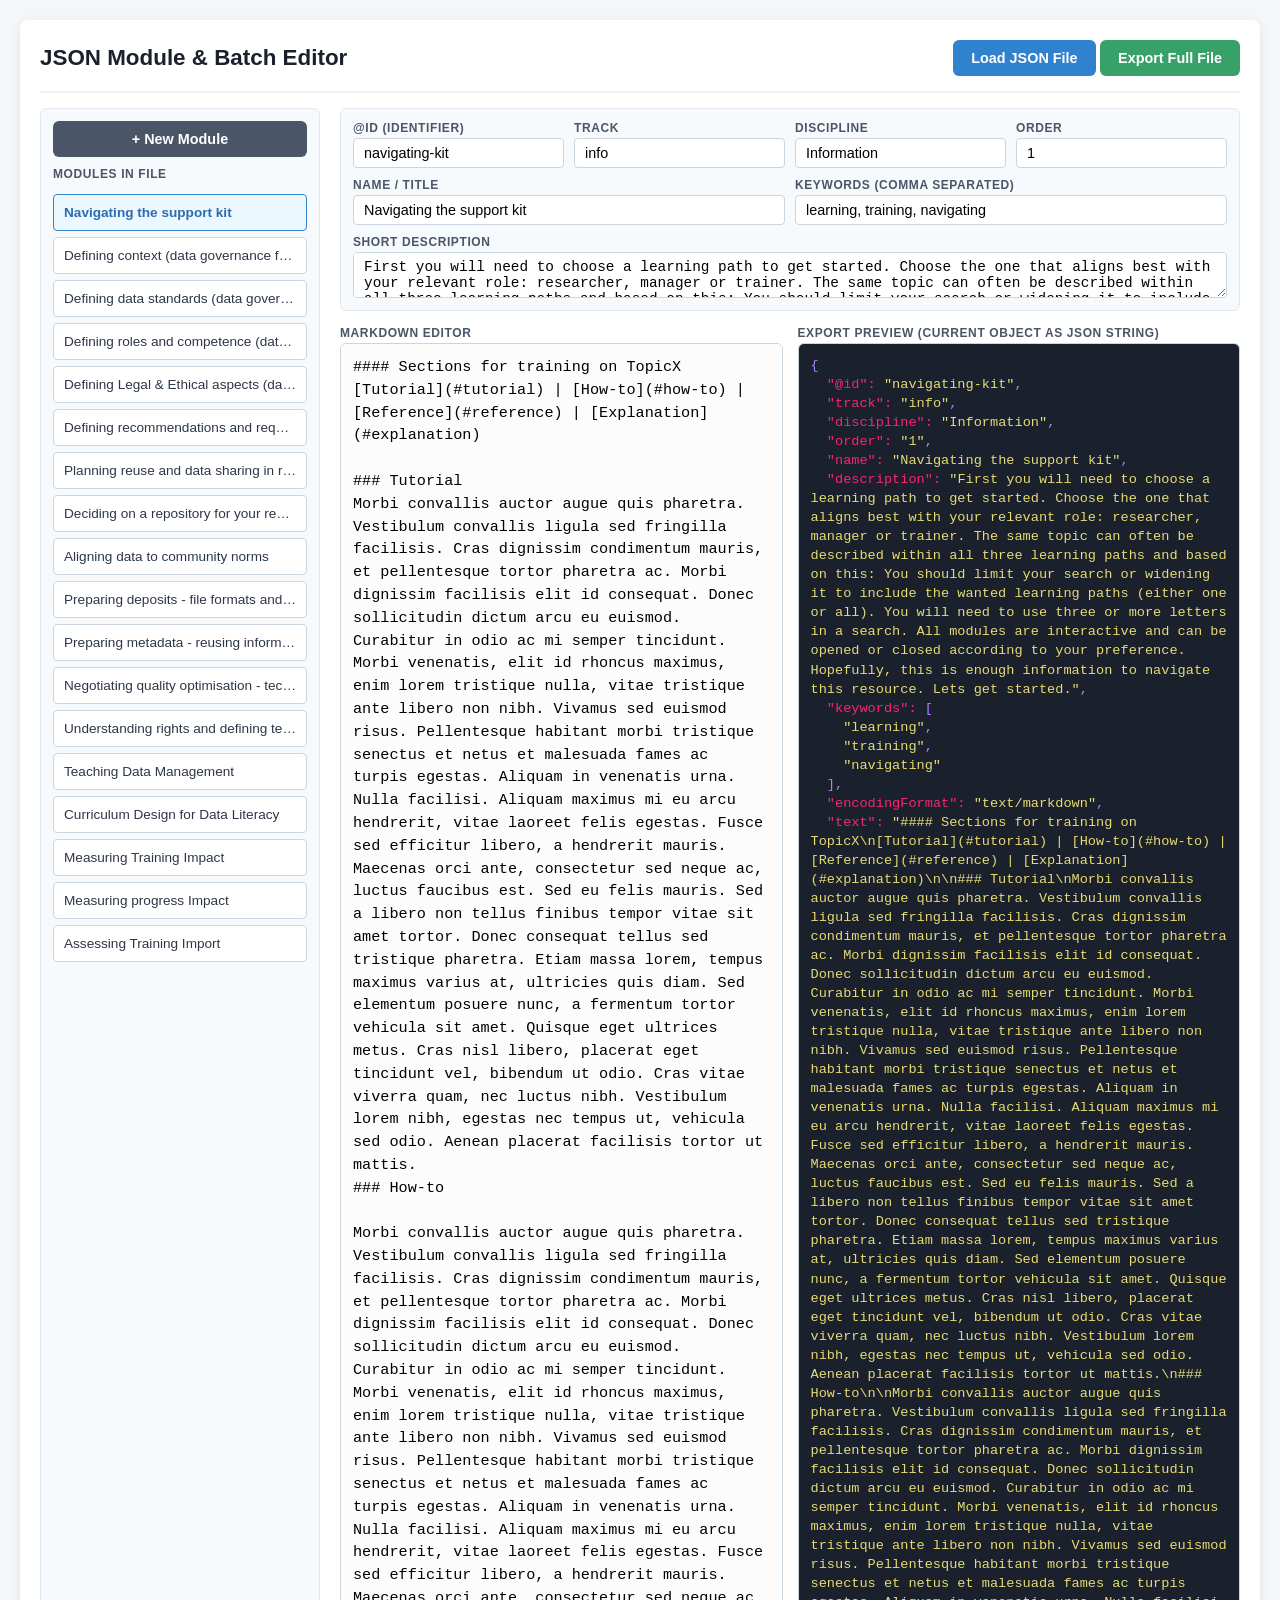
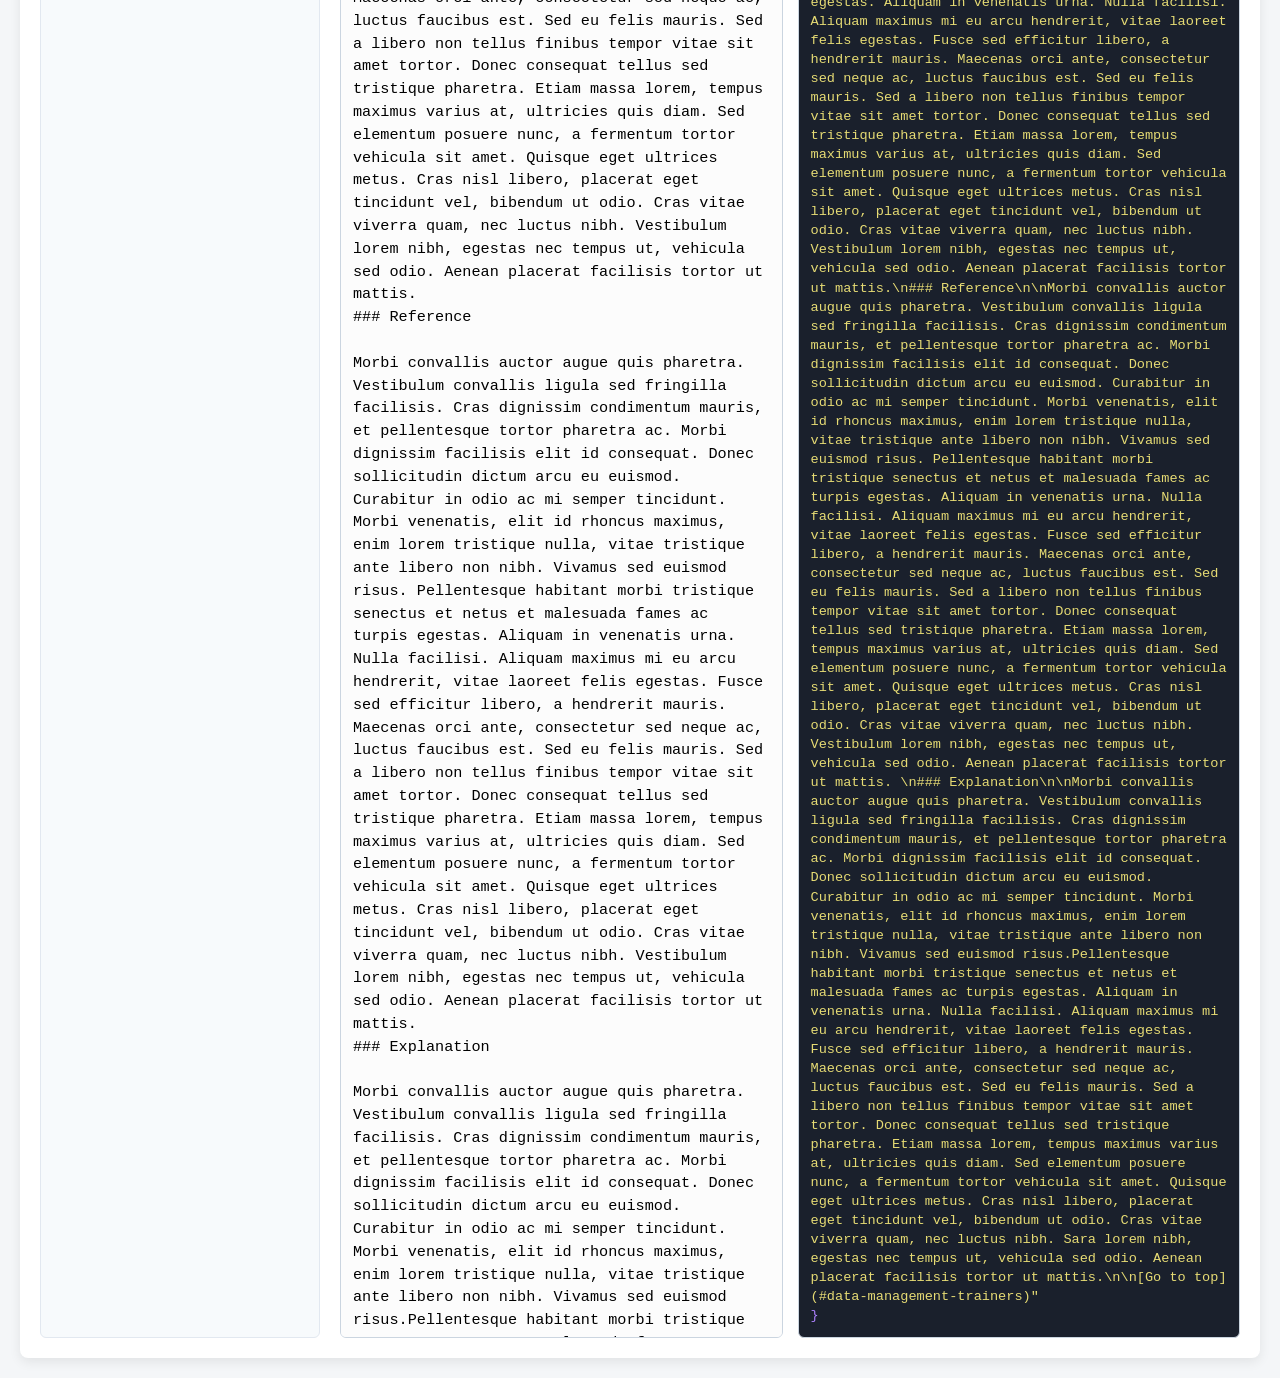
<file: editor.html>
<!DOCTYPE html>
<html lang="no">
<head>
    <meta charset="UTF-8">
    <meta name="viewport" content="width=device-width, initial-scale=1.0">
    <title>JSON Module Batch Editor</title>
    <style>
        body {
            font-family: -apple-system, BlinkMacSystemFont, "Segoe UI", Roboto, sans-serif;
            margin: 0;
            padding: 20px;
            background-color: #f4f6f8;
            color: #2d3748;
            display: flex;
            flex-direction: column;
            box-sizing: border-box;
        }
        .container {
            max-width: 1800px;
            width: 100%;
            margin: 0 auto;
            background: #fff;
            padding: 20px;
            border-radius: 8px;
            box-shadow: 0 4px 12px rgba(0,0,0,0.08);
            display: flex;
            flex-direction: column;
            flex-grow: 1;
            box-sizing: border-box;
        }
        .header-bar {
            display: flex;
            justify-content: space-between;
            align-items: center;
            margin-bottom: 15px;
            padding-bottom: 15px;
            border-bottom: 2px solid #edf2f7;
        }
        h2 { margin: 0; font-size: 1.4rem; color: #1a202c; }
        
        .btn {
            background-color: #3182ce;
            color: white;
            border: none;
            padding: 10px 18px;
            border-radius: 6px;
            cursor: pointer;
            font-weight: 600;
            font-size: 0.9rem;
            transition: background-color 0.2s;
        }
        .btn:hover { background-color: #2b6cb0; }
        .btn-save { background-color: #38a169; }
        .btn-save:hover { background-color: #2f855a; }
        .btn-danger { background-color: #e53e3e; }
        .btn-danger:hover { background-color: #c53030; }
        
        /* Layout med modulvelger i sidepanel */
        .main-layout {
            display: grid;
            grid-template-columns: 280px 1fr;
            gap: 20px;
            flex-grow: 1;
        }
        
        .sidebar {
            background: #f7fafc;
            border: 1px solid #e2e8f0;
            border-radius: 6px;
            padding: 12px;
            display: flex;
            flex-direction: column;
            gap: 10px;
        }
        .module-list {
            flex-grow: 1;
            overflow-y: auto;
            display: flex;
            flex-direction: column;
            gap: 6px;
        }
        .module-item {
            padding: 10px;
            background: #fff;
            border: 1px solid #cbd5e0;
            border-radius: 4px;
            cursor: pointer;
            font-size: 0.85rem;
            font-weight: 500;
            white-space: nowrap;
            overflow: hidden;
            text-overflow: ellipsis;
        }
        .module-item:hover { background: #edf2f7; }
        .module-item.active {
            background: #ebf8ff;
            border-color: #3182ce;
            color: #2b6cb0;
            font-weight: 600;
        }
        
        .editor-area {
            display: flex;
            flex-direction: column;
            overflow: hidden;
        }
        
        .meta-section {
            display: grid;
            grid-template-columns: repeat(4, 1fr);
            gap: 10px;
            background: #f7fafc;
            padding: 12px;
            border-radius: 6px;
            margin-bottom: 15px;
            border: 1px solid #e2e8f0;
        }
        .meta-group { display: flex; flex-direction: column; }
        .meta-group.span-2 { grid-column: span 2; }
        .meta-group.span-4 { grid-column: span 4; }
        
        label {
            font-weight: 600;
            font-size: 0.75rem;
            color: #4a5568;
            text-transform: uppercase;
            letter-spacing: 0.05em;
            margin-bottom: 3px;
        }
        input, textarea {
            padding: 6px 10px;
            border: 1px solid #cbd5e0;
            border-radius: 4px;
            font-size: 0.9rem;
        }
        
        /* Split Screen for Tekst vs JSON-streng */
        .workspace {
            display: grid;
            grid-template-columns: 1fr 1fr;
            gap: 15px;
            flex-grow: 1;
            min-height: 2000px;
        }
        .pane { display: flex; flex-direction: column; height: 100%; }
        
        textarea.md-input {
            width: 100%;
            flex-grow: 1;
            font-family: "Fira Code", "Courier New", Courier, monospace;
            font-size: 0.95rem;
            line-height: 1.5;
            padding: 12px;
            border: 1px solid #cbd5e0;
            border-radius: 6px;
            resize: none;
            box-sizing: border-box;
            background-color: #fcfcfc;
        }
        
        /* Ren JSON-streng pre-visning */
        pre.json-preview {
            margin: 0;
            flex-grow: 1;
            border: 1px solid #cbd5e0;
            border-radius: 6px;
            padding: 12px;
            background-color: #1a202c;
            color: #ae81ff;
            overflow-y: auto;
            font-family: "Fira Code", "Courier New", Courier, monospace;
            font-size: 0.85rem;
            line-height: 1.4;
            white-space: pre-wrap;
            box-sizing: border-box;
        }
        .json-key { color: #f92672; }
        .json-string { color: #e6db74; }
        .json-number { color: #ae81ff; }
        .json-boolean { color: #66d9ef; }
    </style>
</head>
<body>

<div class="container">
    <div class="header-bar">
        <h2>JSON Module & Batch Editor</h2>
        <div>
            <input type="file" id="fileInput" accept=".json" style="display: none;">
            <button class="btn" onclick="document.getElementById('fileInput').click()">Load JSON File</button>
            <button class="btn btn-save" onclick="saveAllModules()">Export Full File</button>
        </div>
    </div>

    <div class="main-layout">
        <!-- Venstre panel: Modulvelger -->
        <div class="sidebar">
            <button class="btn" style="background-color: #4a5568;" onclick="createNewModule()">+ New Module</button>
            <label>Modules in File</label>
            <div id="moduleList" class="module-list">
                <!-- Moduler dukker opp her dynamisk -->
                <div style="color: #a0aec0; font-size: 0.85rem; padding: 10px;">No file loaded yet...</div>
            </div>
        </div>

        <!-- Høyre panel: Selve editoren -->
        <div class="editor-area">
            <div class="meta-section">
                <div class="meta-group">
                    <label for="id">@id (Identifier)</label>
                    <input type="text" id="id" oninput="syncCurrentData()">
                </div>
                <div class="meta-group">
                    <label for="track">Track</label>
                    <input type="text" id="track" oninput="syncCurrentData()">
                </div>
                <div class="meta-group">
                    <label for="discipline">Discipline</label>
                    <input type="text" id="discipline" oninput="syncCurrentData()">
                </div>
                <div class="meta-group">
                    <label for="order">Order</label>
                    <input type="text" id="order" oninput="syncCurrentData()">
                </div>
                <div class="meta-group span-2">
                    <label for="name">Name / Title</label>
                    <input type="text" id="name" oninput="syncCurrentData()">
                </div>
                <div class="meta-group span-2">
                    <label for="keywords">Keywords (comma separated)</label>
                    <input type="text" id="keywords" oninput="syncCurrentData()">
                </div>
                <div class="meta-group span-4">
                    <label for="description">Short Description</label>
                    <textarea id="description" rows="2" oninput="syncCurrentData()"></textarea>
                </div>
            </div>

            <!-- Rendyrket visning: Tekst vs Eksportert JSON-streng -->
            <div class="workspace">
                <div class="pane">
                    <label>Markdown Editor</label>
                    <textarea id="text" class="md-input" placeholder="Type your markdown here..." oninput="syncCurrentData()"></textarea>
                </div>
                <div class="pane">
                    <label>Export Preview (Current object as JSON string)</label>
                    <pre id="jsonPreview" class="json-preview"></pre>
                </div>
            </div>
        </div>
    </div>
</div>
<script>
    // Holder på listen med alle moduler fra filen
    let allModules = [];
    let activeIndex = -1;

    // Helper: safe extract text if article.text is object
    function extractTextField(data) {
        if (!data) return '';
        if (typeof data.text === 'object' && data.text !== null) {
            return data.text.text || '';
        }
        return data.text || data.body || data.markdownContent || '';
    }

    // --- Kjøres automatisk når siden åpnes ---
    window.addEventListener('DOMContentLoaded', () => {
        // Henter index.json automatisk fra samme område på webserveren
        fetch('index.json')
            .then(response => {
                if (!response.ok) {
                    throw new Error(`Fant ikke index.json (Status: ${response.status})`);
                }
                return response.json();
            })
            .then(parsed => {
                // Støtter både objekt med @graph, ren array [], eller enkeltobjekt {}
                if (parsed && parsed['@graph'] && Array.isArray(parsed['@graph'])) {
                    allModules = parsed['@graph'];
                } else if (Array.isArray(parsed)) {
                    allModules = parsed;
                } else {
                    allModules = [parsed];
                }

                if (allModules.length > 0) {
                    activeIndex = 0;
                    renderModuleList();
                    loadModuleToForm(activeIndex);
                }
            })
            .catch(err => {
                console.warn("Automatisk innlasting feilet. Venter på manuell fil.", err);
                // Viser en hjelpetekst i sidepanelet hvis filen mangler
                document.getElementById('moduleList').innerHTML =
                    `<div style="color: #e53e3e; font-size: 0.85rem; padding: 10px;">
                        Kunne ikke laste index.json automatisk. Bruk knappen over for å åpne manuelt.
                     </div>`;
            });
    });

    // --- Filbehandling: Manuell innlasting (Fallback) ---
    document.getElementById('fileInput').addEventListener('change', function(e) {
        const file = e.target.files && e.target.files[0];
        if (!file) return;

        const reader = new FileReader();
        reader.onload = function(evt) {
            try {
                const parsed = JSON.parse(evt.target.result);
                if (parsed && parsed['@graph'] && Array.isArray(parsed['@graph'])) {
                    allModules = parsed['@graph'];
                } else if (Array.isArray(parsed)) {
                    allModules = parsed;
                } else {
                    allModules = [parsed];
                }

                if (allModules.length > 0) {
                    activeIndex = 0;
                    renderModuleList();
                    loadModuleToForm(activeIndex);
                }
            } catch (err) {
                alert('Feil under parsing av JSON. Sjekk at filen har riktig struktur.');
            }
        };
        reader.readAsText(file);
    });

    // --- Bygg opp listen i sidepanelet ---
    function renderModuleList() {
        const listContainer = document.getElementById('moduleList');
        listContainer.innerHTML = '';

        if (!allModules.length) {
            listContainer.innerHTML = `<div style="color: #a0aec0; font-size: 0.85rem; padding: 10px;">Ingen moduler funnet.</div>`;
            return;
        }

        allModules.forEach((mod, index) => {
            const div = document.createElement('div');
            div.className = `module-item ${index === activeIndex ? 'active' : ''}`;
            const displayId = mod['@id'] || mod.id || '';
            div.innerText = mod.name || displayId || `Uten navn (${index + 1})`;
            div.onclick = () => {
                activeIndex = index;
                renderModuleList();
                loadModuleToForm(activeIndex);
            };
            listContainer.appendChild(div);
        });
    }

    // --- Last valgt modul inn i feltene ---
    function loadModuleToForm(index) {
        if (index < 0 || index >= allModules.length) return;
        const data = allModules[index];

        document.getElementById('id').value = data['@id'] || data.id || '';
        document.getElementById('track').value = data.track || '';
        document.getElementById('discipline').value = data.discipline || '';
        document.getElementById('order').value = data.order || '';
        document.getElementById('name').value = data.name || '';
        document.getElementById('keywords').value = (data.keywords && Array.isArray(data.keywords)) ? data.keywords.join(', ') : (data.tags ? data.tags.join(', ') : '');
        document.getElementById('description').value = data.description || '';
        document.getElementById('text').value = extractTextField(data);

        updateStringPreview();
    }

    // --- Synkroniser endringer live tilbake til listen i minnet ---
    function syncCurrentData() {
        if (activeIndex < 0) return;

        const idValue = document.getElementById('id').value.trim();
        const trackValue = document.getElementById('track').value.trim();
        const disciplineValue = document.getElementById('discipline').value.trim();
        const orderValue = document.getElementById('order').value.trim();
        const nameValue = document.getElementById('name').value.trim();
        const descriptionValue = document.getElementById('description').value.trim();
        const keywordsValue = document.getElementById('keywords').value.split(',').map(k => k.trim()).filter(k => k);
        const textValue = document.getElementById('text').value;

        // write back using '@id' key and include encodingFormat by default
        const obj = {
            "@id": idValue || undefined,
            track: trackValue || undefined,
            discipline: disciplineValue || undefined,
            order: orderValue || undefined,
            name: nameValue || undefined,
            description: descriptionValue || undefined,
            keywords: keywordsValue.length ? keywordsValue : undefined,
            encodingFormat: "text/markdown",
            text: textValue || undefined
        };

        // Remove undefined keys to keep output tidy
        const cleaned = {};
        Object.keys(obj).forEach(k => {
            if (obj[k] !== undefined && obj[k] !== null && !(Array.isArray(obj[k]) && obj[k].length === 0) && String(obj[k]) !== '') {
                cleaned[k] = obj[k];
            }
        });

        allModules[activeIndex] = cleaned;

        const items = document.querySelectorAll('.module-item');
        if (items[activeIndex]) {
            const displayId = cleaned['@id'] || cleaned.id || '';
            items[activeIndex].innerText = cleaned.name || displayId || `Uten navn`;
        }

        updateStringPreview();
    }

    // --- Opprett en helt ny tom modul ---
    function createNewModule() {
        const baseId = `ny-modul-${allModules.length + 1}`;
        const newMod = {
            "@id": baseId,
            "track": "",
            "order": "",
            "name": "Ny modul",
            "description": "",
            "discipline": "",
            "keywords": [],
            "encodingFormat": "text/markdown",
            "text": ""
        };
        allModules.push(newMod);
        activeIndex = allModules.length - 1;
        renderModuleList();
        loadModuleToForm(activeIndex);
    }

    // --- Fargelagt forhåndsvisning av JSON-strengen med \n ---
    function updateStringPreview() {
        if (activeIndex < 0) {
            document.getElementById('jsonPreview').innerHTML = '';
            return;
        }

        const currentObj = allModules[activeIndex];
        const jsonStr = JSON.stringify(currentObj, null, 2);

        const safeStr = jsonStr.replace(/&/g, '&amp;').replace(/</g, '&lt;').replace(/>/g, '&gt;');
        const highlighted = safeStr.replace(/("(\\u[a-zA-Z0-9]{4}|\\[^u]|[^\\"])*"(\s*:)?|\b(true|false|null)\b|-?\d+(?:\.\d*)?(?:[eE][+\-]?\d+)?)/g, function (match) {
            let cls = 'json-number';
            if (/^"/.test(match)) {
                if (/:$/.test(match)) {
                    cls = 'json-key';
                } else {
                    cls = 'json-string';
                }
            } else if (/true|false/.test(match)) {
                cls = 'json-boolean';
            }
            return '<span class="' + cls + '">' + match + '</span>';
        });

        document.getElementById('jsonPreview').innerHTML = highlighted;
    }

    // --- Lagre og eksporter HELE filen (en array av moduler) ---
    function saveAllModules() {
        if (allModules.length === 0) {
            alert('Ingen data å eksportere.');
            return;
        }

        // If original source was a JSON-LD object with @graph, you may want to export the array directly.
        const finalString = JSON.stringify(allModules, null, 2);
        const blob = new Blob([finalString], { type: "application/json" });

        const link = document.createElement('a');
        link.download = `index.json`; // Endret standard filnavn til index.json for enkelhetens skyld
        link.href = URL.createObjectURL(blob);

        document.body.appendChild(link);
        link.click();
        document.body.removeChild(link);
    }
</script>
</body>
</html>
</file>
